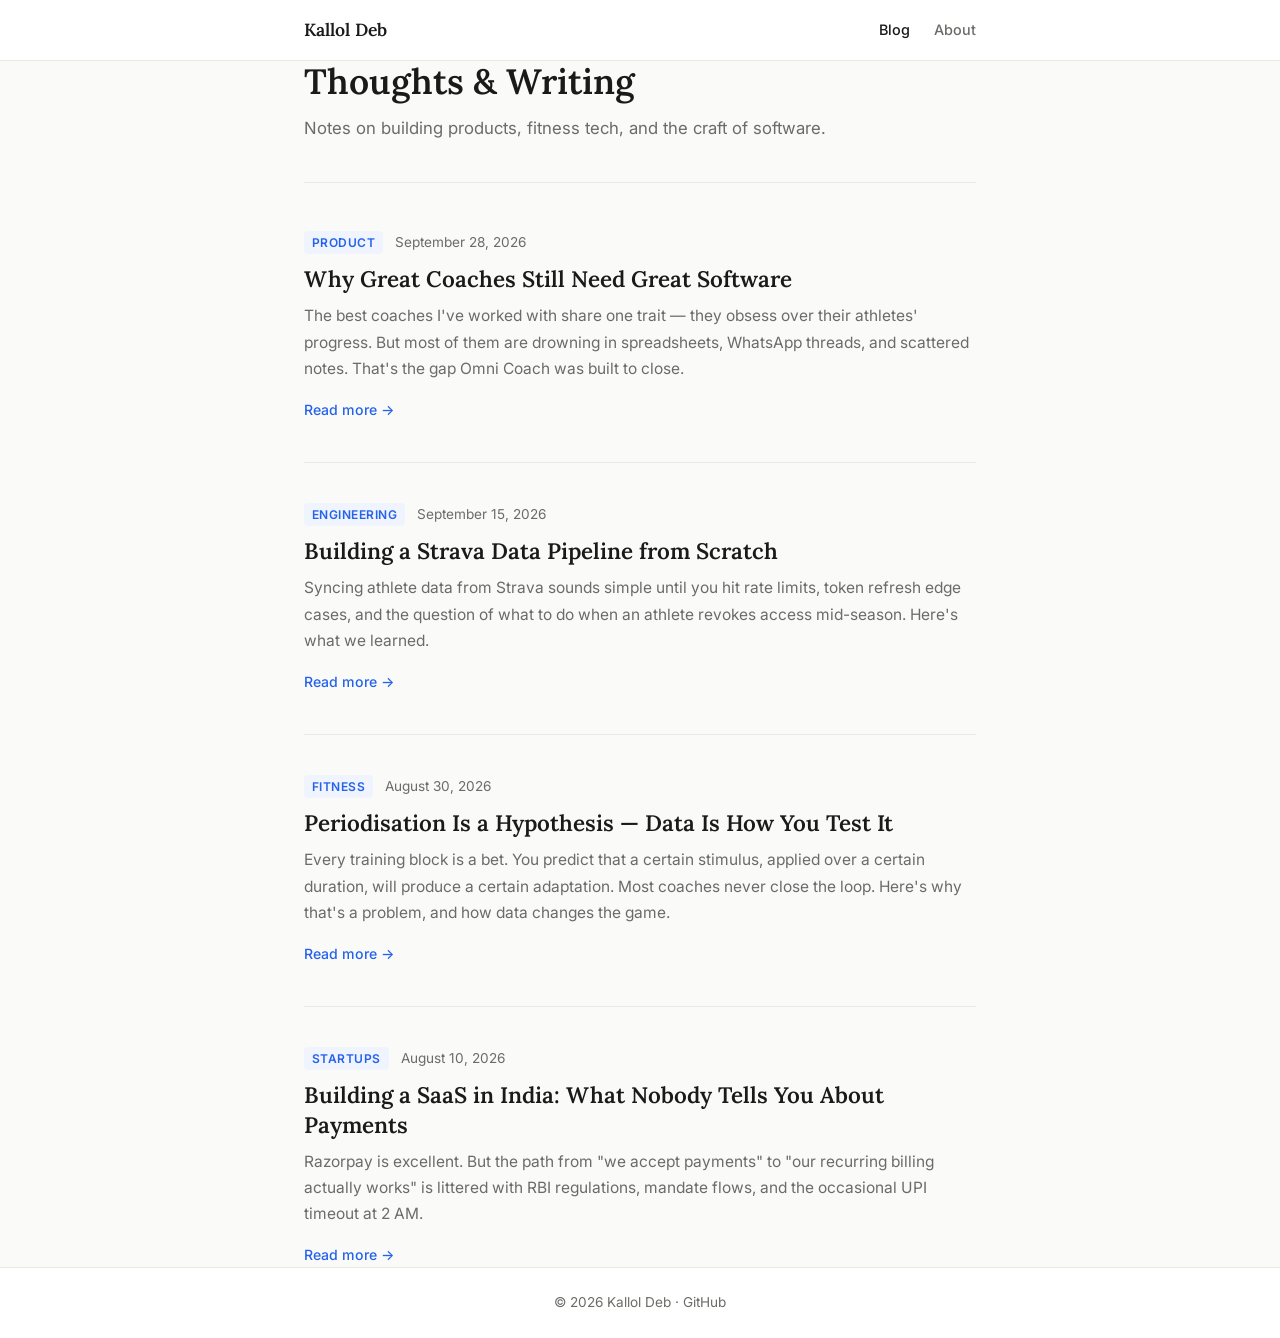
<file: index.html>
<!DOCTYPE html>
<html lang="en">
<head>
  <meta charset="UTF-8" />
  <meta name="viewport" content="width=device-width, initial-scale=1.0" />
  <title>Kallol Deb — Blog</title>
  <link rel="preconnect" href="https://fonts.googleapis.com" />
  <link rel="preconnect" href="https://fonts.gstatic.com" crossorigin />
  <link href="https://fonts.googleapis.com/css2?family=Inter:wght@400;500;600&family=Lora:ital,wght@0,400;0,600;1,400&display=swap" rel="stylesheet" />
  <link rel="stylesheet" href="style.css" />
</head>
<body>
  <header>
    <div class="container">
      <a href="index.html" class="site-title">Kallol Deb</a>
      <nav>
        <a href="index.html" class="active">Blog</a>
        <a href="about.html">About</a>
      </nav>
    </div>
  </header>

  <main class="container">
    <section class="hero">
      <h1>Thoughts &amp; Writing</h1>
      <p>Notes on building products, fitness tech, and the craft of software.</p>
    </section>

    <div class="post-list">

      <article class="post-card">
        <div class="post-meta">
          <span class="post-tag">Product</span>
          <time>September 28, 2026</time>
        </div>
        <h2><a href="posts/why-coaches-need-software.html">Why Great Coaches Still Need Great Software</a></h2>
        <p>The best coaches I've worked with share one trait — they obsess over their athletes' progress. But most of them are drowning in spreadsheets, WhatsApp threads, and scattered notes. That's the gap Omni Coach was built to close.</p>
        <a href="posts/why-coaches-need-software.html" class="read-more">Read more →</a>
      </article>

      <article class="post-card">
        <div class="post-meta">
          <span class="post-tag">Engineering</span>
          <time>September 15, 2026</time>
        </div>
        <h2><a href="posts/strava-pipeline.html">Building a Strava Data Pipeline from Scratch</a></h2>
        <p>Syncing athlete data from Strava sounds simple until you hit rate limits, token refresh edge cases, and the question of what to do when an athlete revokes access mid-season. Here's what we learned.</p>
        <a href="posts/strava-pipeline.html" class="read-more">Read more →</a>
      </article>

      <article class="post-card">
        <div class="post-meta">
          <span class="post-tag">Fitness</span>
          <time>August 30, 2026</time>
        </div>
        <h2><a href="posts/periodisation-and-data.html">Periodisation Is a Hypothesis — Data Is How You Test It</a></h2>
        <p>Every training block is a bet. You predict that a certain stimulus, applied over a certain duration, will produce a certain adaptation. Most coaches never close the loop. Here's why that's a problem, and how data changes the game.</p>
        <a href="posts/periodisation-and-data.html" class="read-more">Read more →</a>
      </article>

      <article class="post-card">
        <div class="post-meta">
          <span class="post-tag">Startups</span>
          <time>August 10, 2026</time>
        </div>
        <h2><a href="posts/building-in-india.html">Building a SaaS in India: What Nobody Tells You About Payments</a></h2>
        <p>Razorpay is excellent. But the path from "we accept payments" to "our recurring billing actually works" is littered with RBI regulations, mandate flows, and the occasional UPI timeout at 2 AM.</p>
        <a href="posts/building-in-india.html" class="read-more">Read more →</a>
      </article>

    </div>
  </main>

  <footer>
    <div class="container">
      <p>© 2026 Kallol Deb · <a href="https://github.com/kallol-deb">GitHub</a></p>
    </div>
  </footer>
</body>
</html>
</file>
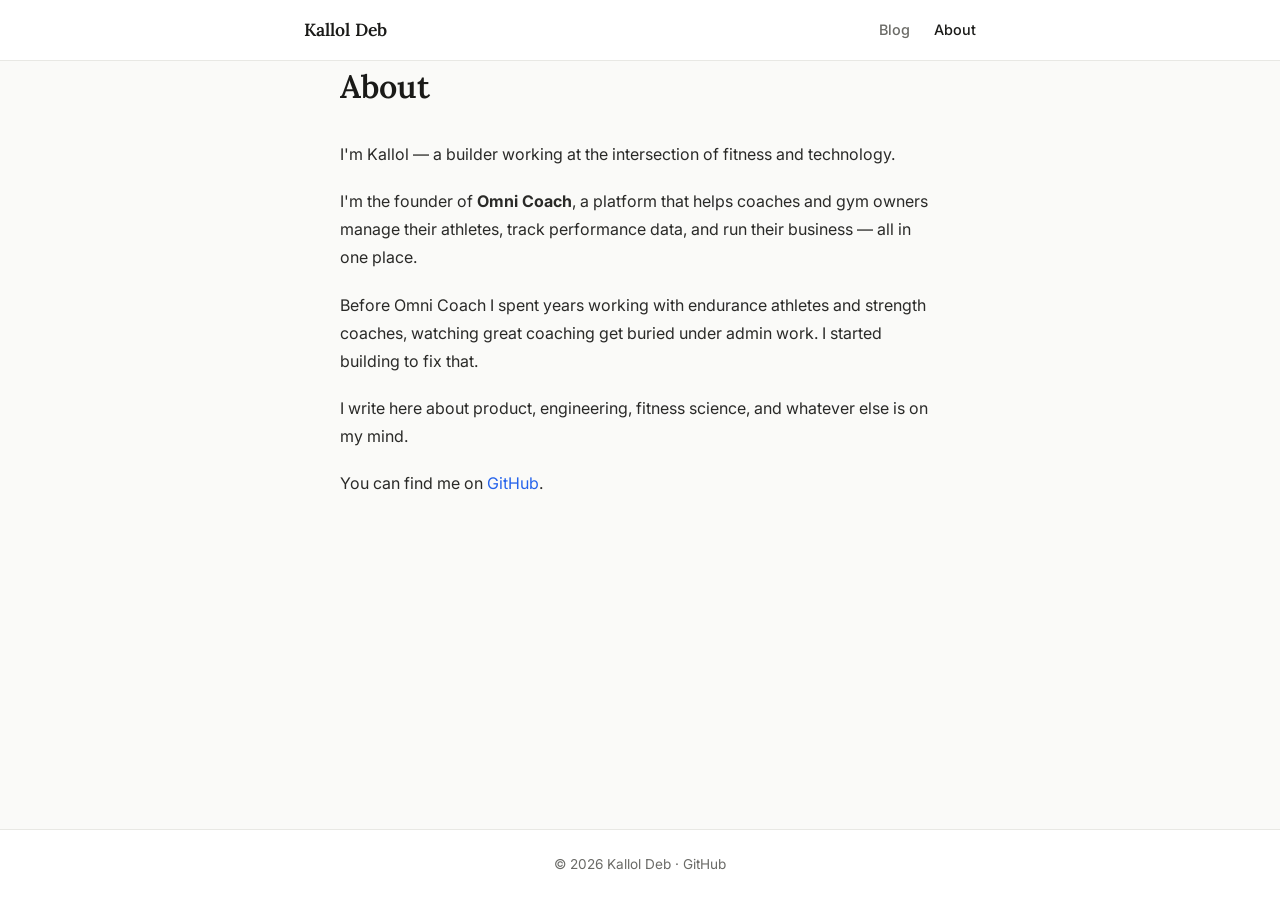
<file: about.html>
<!DOCTYPE html>
<html lang="en">
<head>
  <meta charset="UTF-8" />
  <meta name="viewport" content="width=device-width, initial-scale=1.0" />
  <title>About — Kallol Deb</title>
  <link rel="preconnect" href="https://fonts.googleapis.com" />
  <link rel="preconnect" href="https://fonts.gstatic.com" crossorigin />
  <link href="https://fonts.googleapis.com/css2?family=Inter:wght@400;500;600&family=Lora:ital,wght@0,400;0,600;1,400&display=swap" rel="stylesheet" />
  <link rel="stylesheet" href="style.css" />
</head>
<body>
  <header>
    <div class="container">
      <a href="index.html" class="site-title">Kallol Deb</a>
      <nav>
        <a href="index.html">Blog</a>
        <a href="about.html" class="active">About</a>
      </nav>
    </div>
  </header>

  <main class="container">
    <section class="about-page">
      <h1>About</h1>
      <p>I'm Kallol — a builder working at the intersection of fitness and technology.</p>
      <p>I'm the founder of <strong>Omni Coach</strong>, a platform that helps coaches and gym owners manage their athletes, track performance data, and run their business — all in one place.</p>
      <p>Before Omni Coach I spent years working with endurance athletes and strength coaches, watching great coaching get buried under admin work. I started building to fix that.</p>
      <p>I write here about product, engineering, fitness science, and whatever else is on my mind.</p>
      <p>You can find me on <a href="https://github.com/kallol-deb">GitHub</a>.</p>
    </section>
  </main>

  <footer>
    <div class="container">
      <p>© 2026 Kallol Deb · <a href="https://github.com/kallol-deb">GitHub</a></p>
    </div>
  </footer>
</body>
</html>
</file>
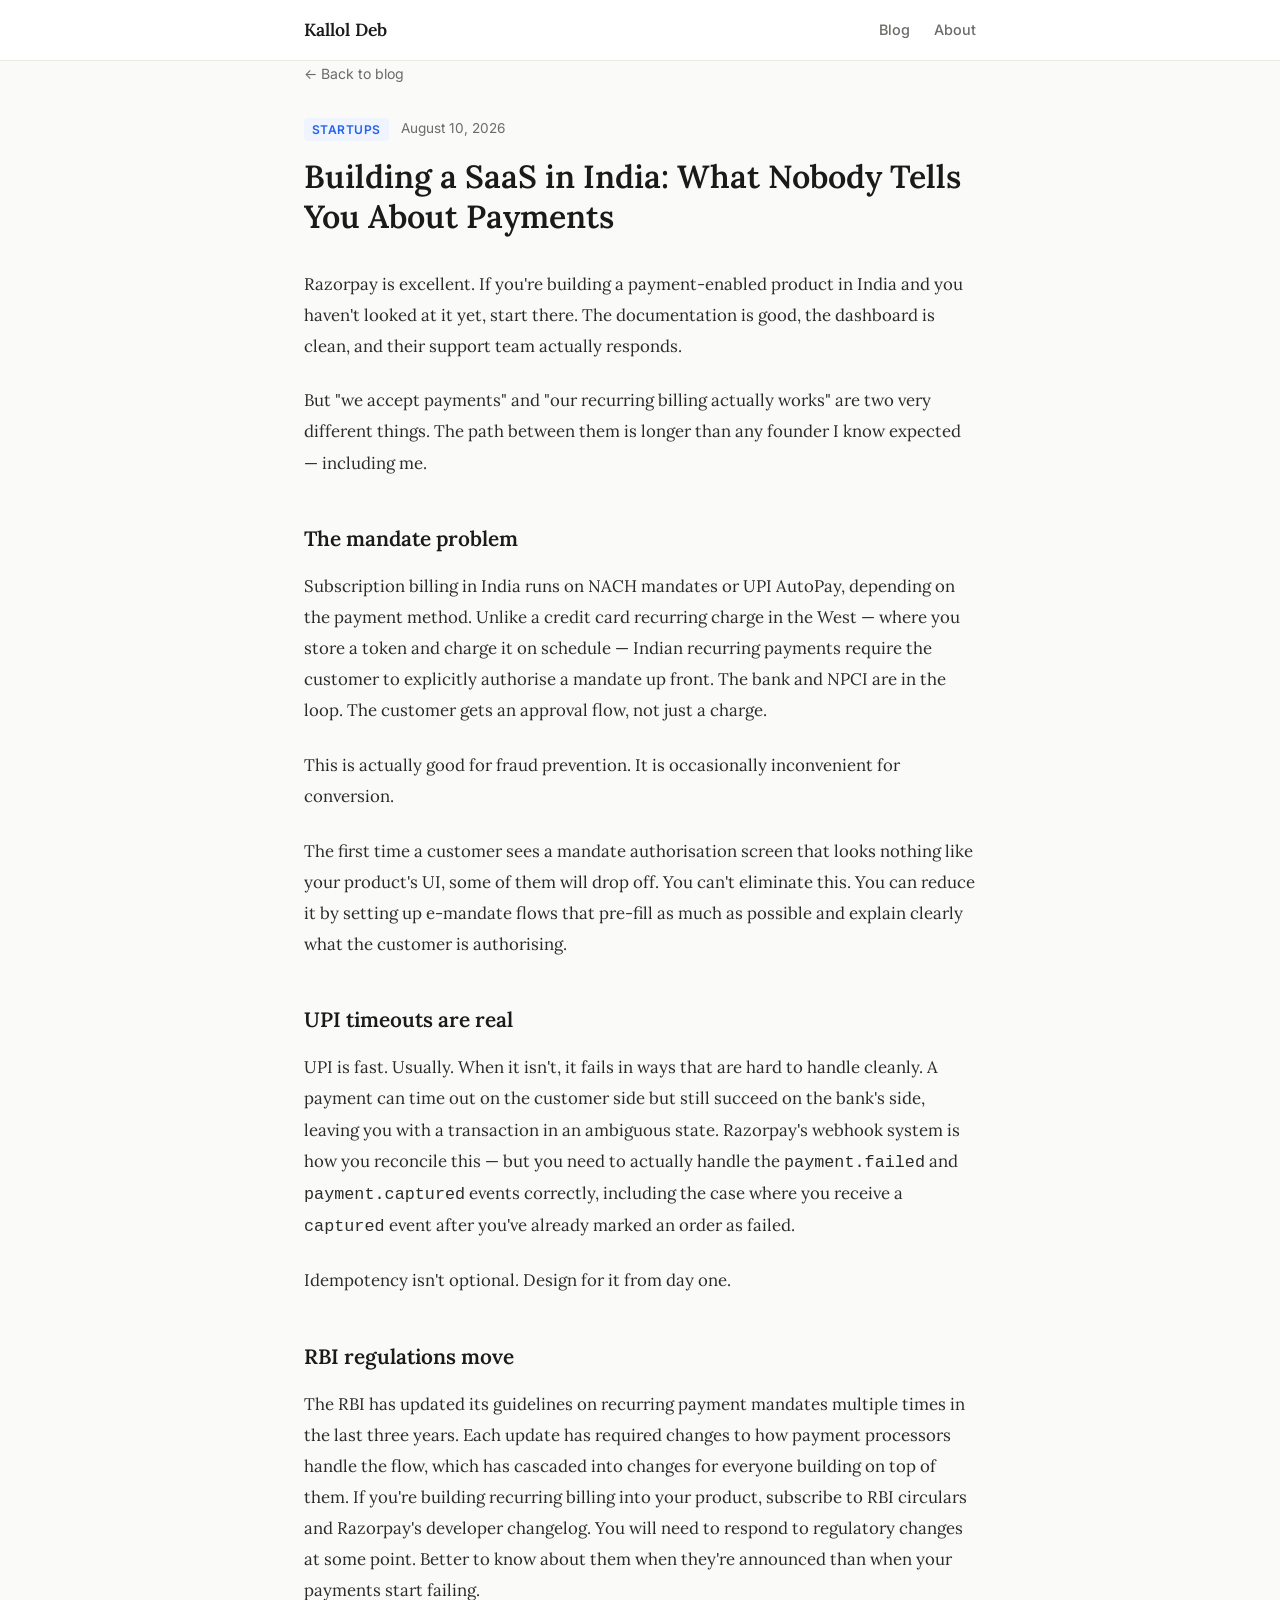
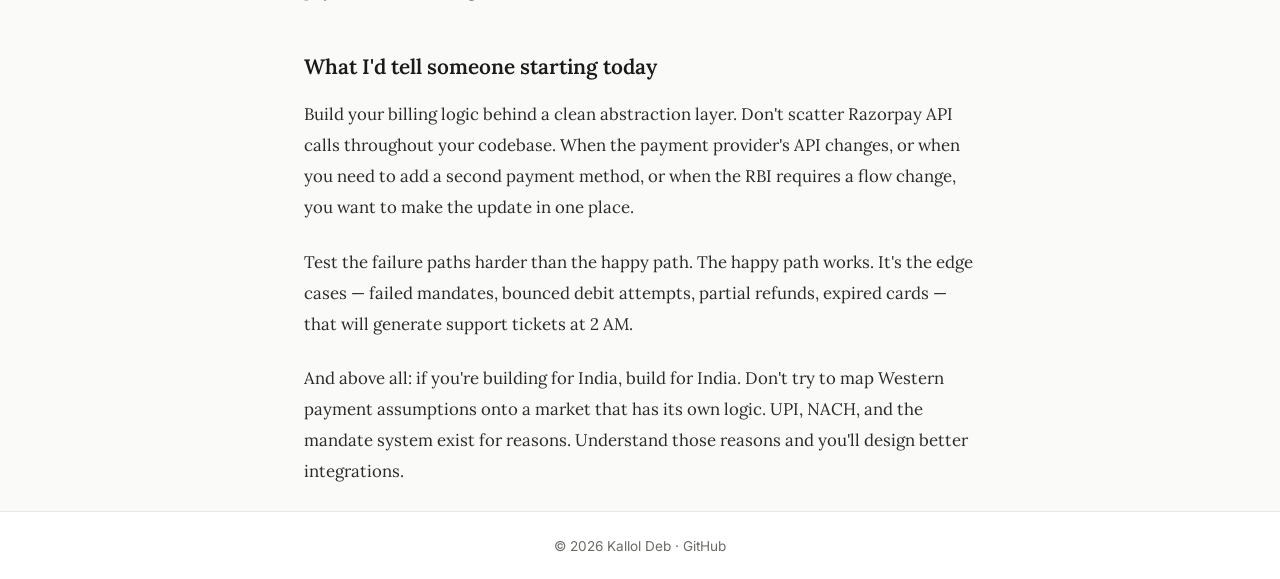
<file: posts/building-in-india.html>
<!DOCTYPE html>
<html lang="en">
<head>
  <meta charset="UTF-8" />
  <meta name="viewport" content="width=device-width, initial-scale=1.0" />
  <title>Building a SaaS in India: What Nobody Tells You About Payments — Kallol Deb</title>
  <link rel="preconnect" href="https://fonts.googleapis.com" />
  <link rel="preconnect" href="https://fonts.gstatic.com" crossorigin />
  <link href="https://fonts.googleapis.com/css2?family=Inter:wght@400;500;600&family=Lora:ital,wght@0,400;0,600;1,400&display=swap" rel="stylesheet" />
  <link rel="stylesheet" href="../style.css" />
</head>
<body>
  <header>
    <div class="container">
      <a href="../index.html" class="site-title">Kallol Deb</a>
      <nav>
        <a href="../index.html">Blog</a>
        <a href="../about.html">About</a>
      </nav>
    </div>
  </header>

  <main class="container">
    <article class="post-page">
      <a href="../index.html" class="back-link">← Back to blog</a>
      <div class="post-meta">
        <span class="post-tag">Startups</span>
        <time>August 10, 2026</time>
      </div>
      <h1>Building a SaaS in India: What Nobody Tells You About Payments</h1>
      <div class="post-body">
        <p>Razorpay is excellent. If you're building a payment-enabled product in India and you haven't looked at it yet, start there. The documentation is good, the dashboard is clean, and their support team actually responds.</p>

        <p>But "we accept payments" and "our recurring billing actually works" are two very different things. The path between them is longer than any founder I know expected — including me.</p>

        <h2>The mandate problem</h2>

        <p>Subscription billing in India runs on NACH mandates or UPI AutoPay, depending on the payment method. Unlike a credit card recurring charge in the West — where you store a token and charge it on schedule — Indian recurring payments require the customer to explicitly authorise a mandate up front. The bank and NPCI are in the loop. The customer gets an approval flow, not just a charge.</p>

        <p>This is actually good for fraud prevention. It is occasionally inconvenient for conversion.</p>

        <p>The first time a customer sees a mandate authorisation screen that looks nothing like your product's UI, some of them will drop off. You can't eliminate this. You can reduce it by setting up e-mandate flows that pre-fill as much as possible and explain clearly what the customer is authorising.</p>

        <h2>UPI timeouts are real</h2>

        <p>UPI is fast. Usually. When it isn't, it fails in ways that are hard to handle cleanly. A payment can time out on the customer side but still succeed on the bank's side, leaving you with a transaction in an ambiguous state. Razorpay's webhook system is how you reconcile this — but you need to actually handle the <code>payment.failed</code> and <code>payment.captured</code> events correctly, including the case where you receive a <code>captured</code> event after you've already marked an order as failed.</p>

        <p>Idempotency isn't optional. Design for it from day one.</p>

        <h2>RBI regulations move</h2>

        <p>The RBI has updated its guidelines on recurring payment mandates multiple times in the last three years. Each update has required changes to how payment processors handle the flow, which has cascaded into changes for everyone building on top of them. If you're building recurring billing into your product, subscribe to RBI circulars and Razorpay's developer changelog. You will need to respond to regulatory changes at some point. Better to know about them when they're announced than when your payments start failing.</p>

        <h2>What I'd tell someone starting today</h2>

        <p>Build your billing logic behind a clean abstraction layer. Don't scatter Razorpay API calls throughout your codebase. When the payment provider's API changes, or when you need to add a second payment method, or when the RBI requires a flow change, you want to make the update in one place.</p>

        <p>Test the failure paths harder than the happy path. The happy path works. It's the edge cases — failed mandates, bounced debit attempts, partial refunds, expired cards — that will generate support tickets at 2 AM.</p>

        <p>And above all: if you're building for India, build for India. Don't try to map Western payment assumptions onto a market that has its own logic. UPI, NACH, and the mandate system exist for reasons. Understand those reasons and you'll design better integrations.</p>
      </div>
    </article>
  </main>

  <footer>
    <div class="container">
      <p>© 2026 Kallol Deb · <a href="https://github.com/kallol-deb">GitHub</a></p>
    </div>
  </footer>
</body>
</html>
</file>
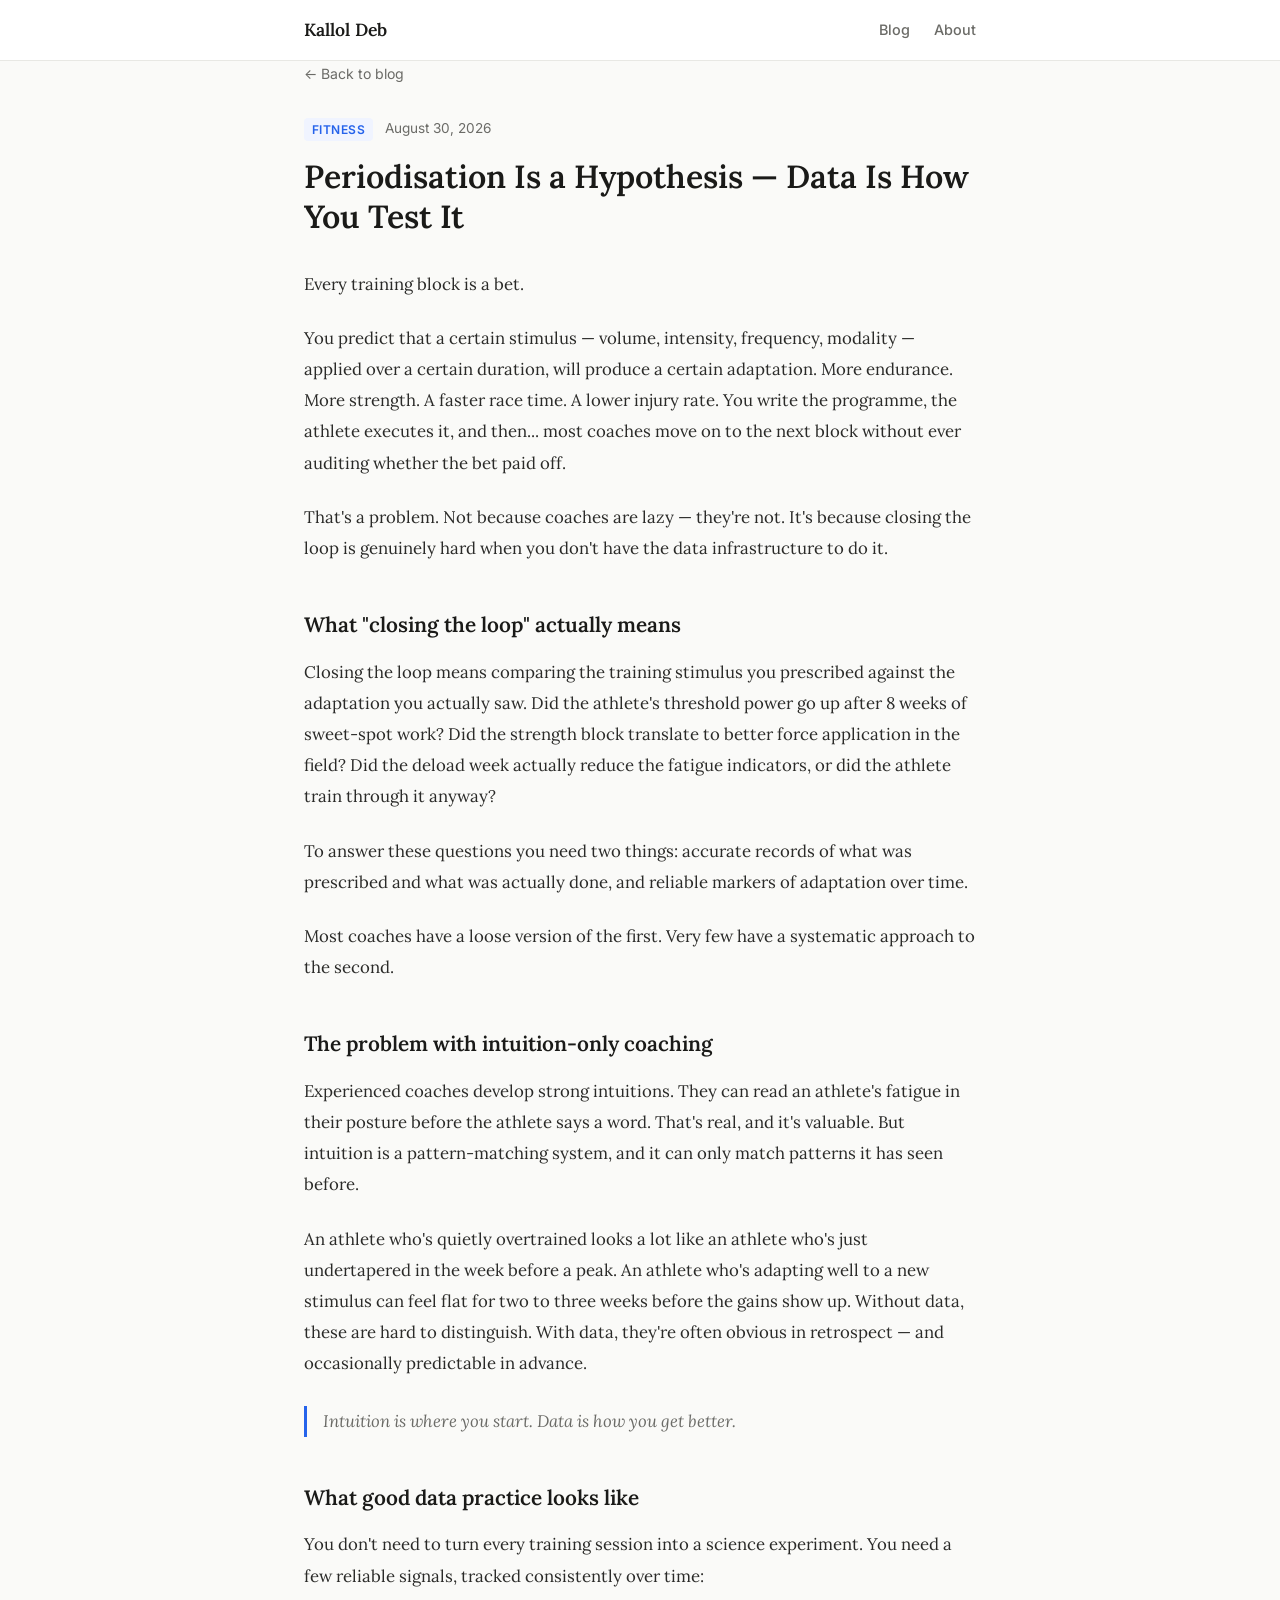
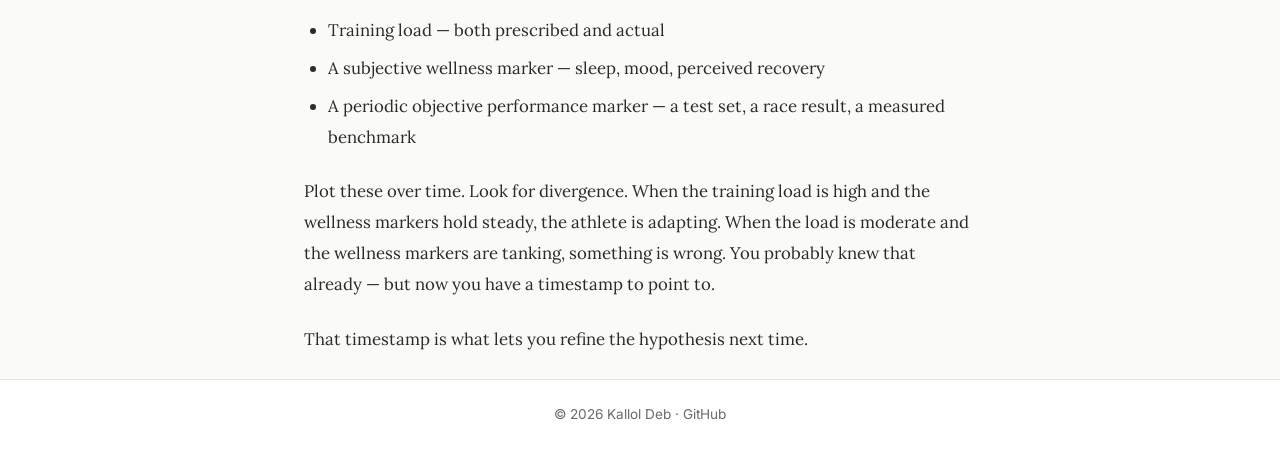
<file: posts/periodisation-and-data.html>
<!DOCTYPE html>
<html lang="en">
<head>
  <meta charset="UTF-8" />
  <meta name="viewport" content="width=device-width, initial-scale=1.0" />
  <title>Periodisation Is a Hypothesis — Kallol Deb</title>
  <link rel="preconnect" href="https://fonts.googleapis.com" />
  <link rel="preconnect" href="https://fonts.gstatic.com" crossorigin />
  <link href="https://fonts.googleapis.com/css2?family=Inter:wght@400;500;600&family=Lora:ital,wght@0,400;0,600;1,400&display=swap" rel="stylesheet" />
  <link rel="stylesheet" href="../style.css" />
</head>
<body>
  <header>
    <div class="container">
      <a href="../index.html" class="site-title">Kallol Deb</a>
      <nav>
        <a href="../index.html">Blog</a>
        <a href="../about.html">About</a>
      </nav>
    </div>
  </header>

  <main class="container">
    <article class="post-page">
      <a href="../index.html" class="back-link">← Back to blog</a>
      <div class="post-meta">
        <span class="post-tag">Fitness</span>
        <time>August 30, 2026</time>
      </div>
      <h1>Periodisation Is a Hypothesis — Data Is How You Test It</h1>
      <div class="post-body">
        <p>Every training block is a bet.</p>

        <p>You predict that a certain stimulus — volume, intensity, frequency, modality — applied over a certain duration, will produce a certain adaptation. More endurance. More strength. A faster race time. A lower injury rate. You write the programme, the athlete executes it, and then... most coaches move on to the next block without ever auditing whether the bet paid off.</p>

        <p>That's a problem. Not because coaches are lazy — they're not. It's because closing the loop is genuinely hard when you don't have the data infrastructure to do it.</p>

        <h2>What "closing the loop" actually means</h2>

        <p>Closing the loop means comparing the training stimulus you prescribed against the adaptation you actually saw. Did the athlete's threshold power go up after 8 weeks of sweet-spot work? Did the strength block translate to better force application in the field? Did the deload week actually reduce the fatigue indicators, or did the athlete train through it anyway?</p>

        <p>To answer these questions you need two things: accurate records of what was prescribed and what was actually done, and reliable markers of adaptation over time.</p>

        <p>Most coaches have a loose version of the first. Very few have a systematic approach to the second.</p>

        <h2>The problem with intuition-only coaching</h2>

        <p>Experienced coaches develop strong intuitions. They can read an athlete's fatigue in their posture before the athlete says a word. That's real, and it's valuable. But intuition is a pattern-matching system, and it can only match patterns it has seen before.</p>

        <p>An athlete who's quietly overtrained looks a lot like an athlete who's just undertapered in the week before a peak. An athlete who's adapting well to a new stimulus can feel flat for two to three weeks before the gains show up. Without data, these are hard to distinguish. With data, they're often obvious in retrospect — and occasionally predictable in advance.</p>

        <blockquote>Intuition is where you start. Data is how you get better.</blockquote>

        <h2>What good data practice looks like</h2>

        <p>You don't need to turn every training session into a science experiment. You need a few reliable signals, tracked consistently over time:</p>

        <ul>
          <li>Training load — both prescribed and actual</li>
          <li>A subjective wellness marker — sleep, mood, perceived recovery</li>
          <li>A periodic objective performance marker — a test set, a race result, a measured benchmark</li>
        </ul>

        <p>Plot these over time. Look for divergence. When the training load is high and the wellness markers hold steady, the athlete is adapting. When the load is moderate and the wellness markers are tanking, something is wrong. You probably knew that already — but now you have a timestamp to point to.</p>

        <p>That timestamp is what lets you refine the hypothesis next time.</p>
      </div>
    </article>
  </main>

  <footer>
    <div class="container">
      <p>© 2026 Kallol Deb · <a href="https://github.com/kallol-deb">GitHub</a></p>
    </div>
  </footer>
</body>
</html>
</file>
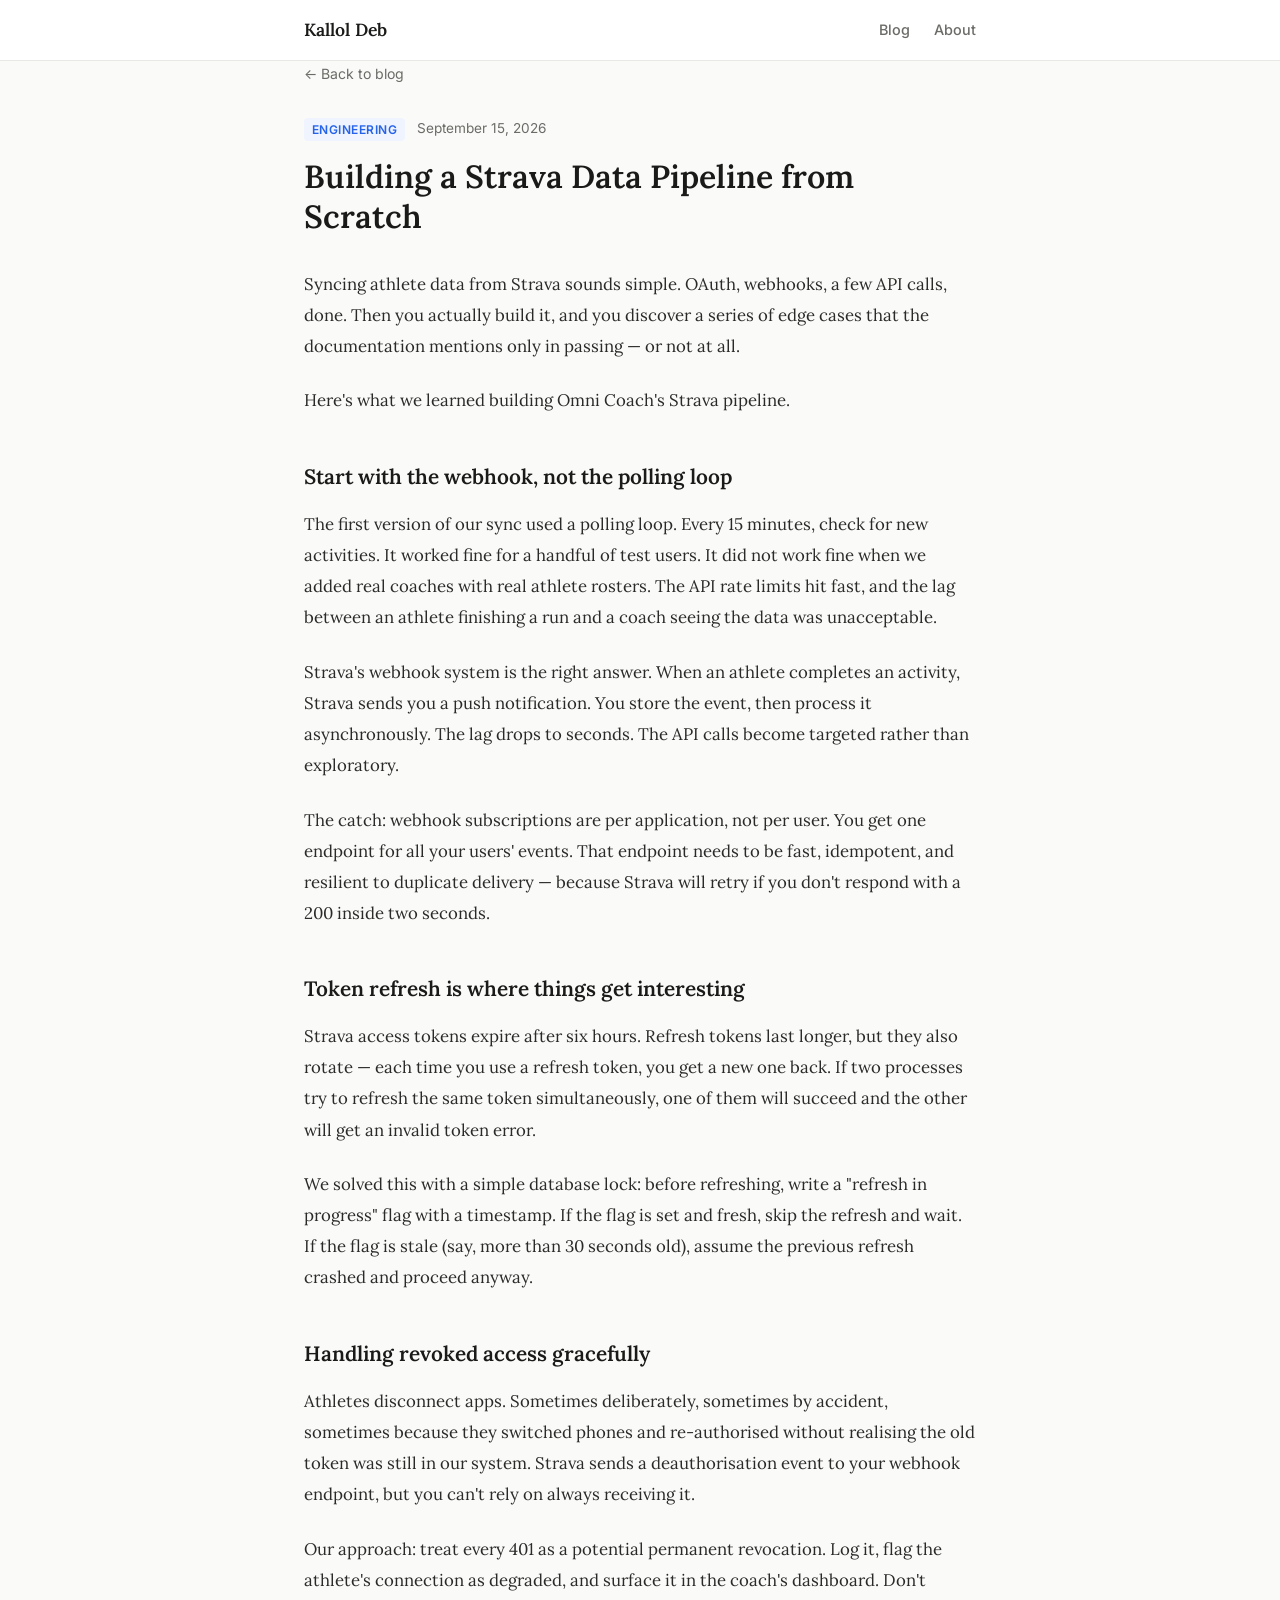
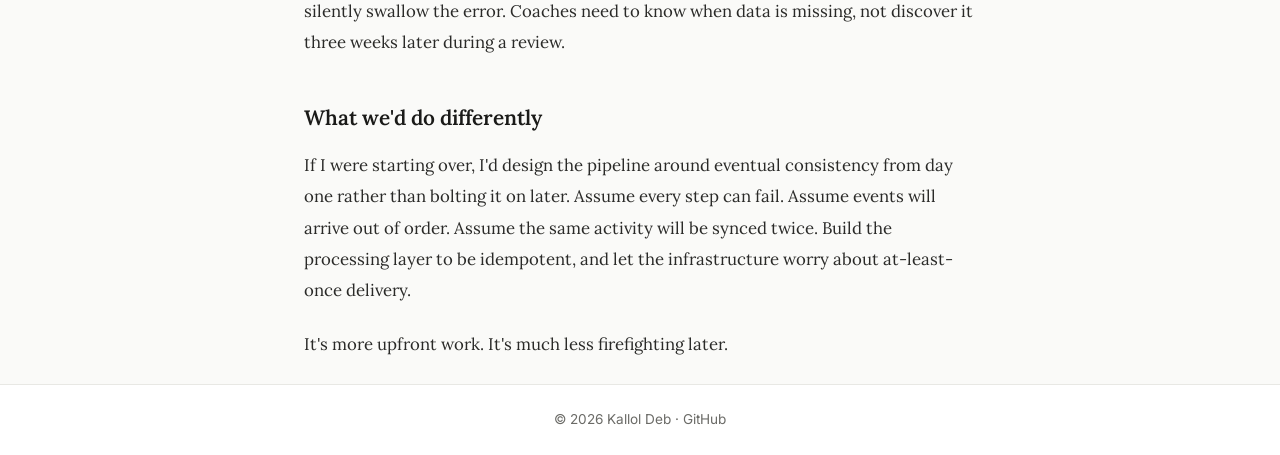
<file: posts/strava-pipeline.html>
<!DOCTYPE html>
<html lang="en">
<head>
  <meta charset="UTF-8" />
  <meta name="viewport" content="width=device-width, initial-scale=1.0" />
  <title>Building a Strava Data Pipeline from Scratch — Kallol Deb</title>
  <link rel="preconnect" href="https://fonts.googleapis.com" />
  <link rel="preconnect" href="https://fonts.gstatic.com" crossorigin />
  <link href="https://fonts.googleapis.com/css2?family=Inter:wght@400;500;600&family=Lora:ital,wght@0,400;0,600;1,400&display=swap" rel="stylesheet" />
  <link rel="stylesheet" href="../style.css" />
</head>
<body>
  <header>
    <div class="container">
      <a href="../index.html" class="site-title">Kallol Deb</a>
      <nav>
        <a href="../index.html">Blog</a>
        <a href="../about.html">About</a>
      </nav>
    </div>
  </header>

  <main class="container">
    <article class="post-page">
      <a href="../index.html" class="back-link">← Back to blog</a>
      <div class="post-meta">
        <span class="post-tag">Engineering</span>
        <time>September 15, 2026</time>
      </div>
      <h1>Building a Strava Data Pipeline from Scratch</h1>
      <div class="post-body">
        <p>Syncing athlete data from Strava sounds simple. OAuth, webhooks, a few API calls, done. Then you actually build it, and you discover a series of edge cases that the documentation mentions only in passing — or not at all.</p>

        <p>Here's what we learned building Omni Coach's Strava pipeline.</p>

        <h2>Start with the webhook, not the polling loop</h2>

        <p>The first version of our sync used a polling loop. Every 15 minutes, check for new activities. It worked fine for a handful of test users. It did not work fine when we added real coaches with real athlete rosters. The API rate limits hit fast, and the lag between an athlete finishing a run and a coach seeing the data was unacceptable.</p>

        <p>Strava's webhook system is the right answer. When an athlete completes an activity, Strava sends you a push notification. You store the event, then process it asynchronously. The lag drops to seconds. The API calls become targeted rather than exploratory.</p>

        <p>The catch: webhook subscriptions are per application, not per user. You get one endpoint for all your users' events. That endpoint needs to be fast, idempotent, and resilient to duplicate delivery — because Strava will retry if you don't respond with a 200 inside two seconds.</p>

        <h2>Token refresh is where things get interesting</h2>

        <p>Strava access tokens expire after six hours. Refresh tokens last longer, but they also rotate — each time you use a refresh token, you get a new one back. If two processes try to refresh the same token simultaneously, one of them will succeed and the other will get an invalid token error.</p>

        <p>We solved this with a simple database lock: before refreshing, write a "refresh in progress" flag with a timestamp. If the flag is set and fresh, skip the refresh and wait. If the flag is stale (say, more than 30 seconds old), assume the previous refresh crashed and proceed anyway.</p>

        <h2>Handling revoked access gracefully</h2>

        <p>Athletes disconnect apps. Sometimes deliberately, sometimes by accident, sometimes because they switched phones and re-authorised without realising the old token was still in our system. Strava sends a deauthorisation event to your webhook endpoint, but you can't rely on always receiving it.</p>

        <p>Our approach: treat every 401 as a potential permanent revocation. Log it, flag the athlete's connection as degraded, and surface it in the coach's dashboard. Don't silently swallow the error. Coaches need to know when data is missing, not discover it three weeks later during a review.</p>

        <h2>What we'd do differently</h2>

        <p>If I were starting over, I'd design the pipeline around eventual consistency from day one rather than bolting it on later. Assume every step can fail. Assume events will arrive out of order. Assume the same activity will be synced twice. Build the processing layer to be idempotent, and let the infrastructure worry about at-least-once delivery.</p>

        <p>It's more upfront work. It's much less firefighting later.</p>
      </div>
    </article>
  </main>

  <footer>
    <div class="container">
      <p>© 2026 Kallol Deb · <a href="https://github.com/kallol-deb">GitHub</a></p>
    </div>
  </footer>
</body>
</html>
</file>
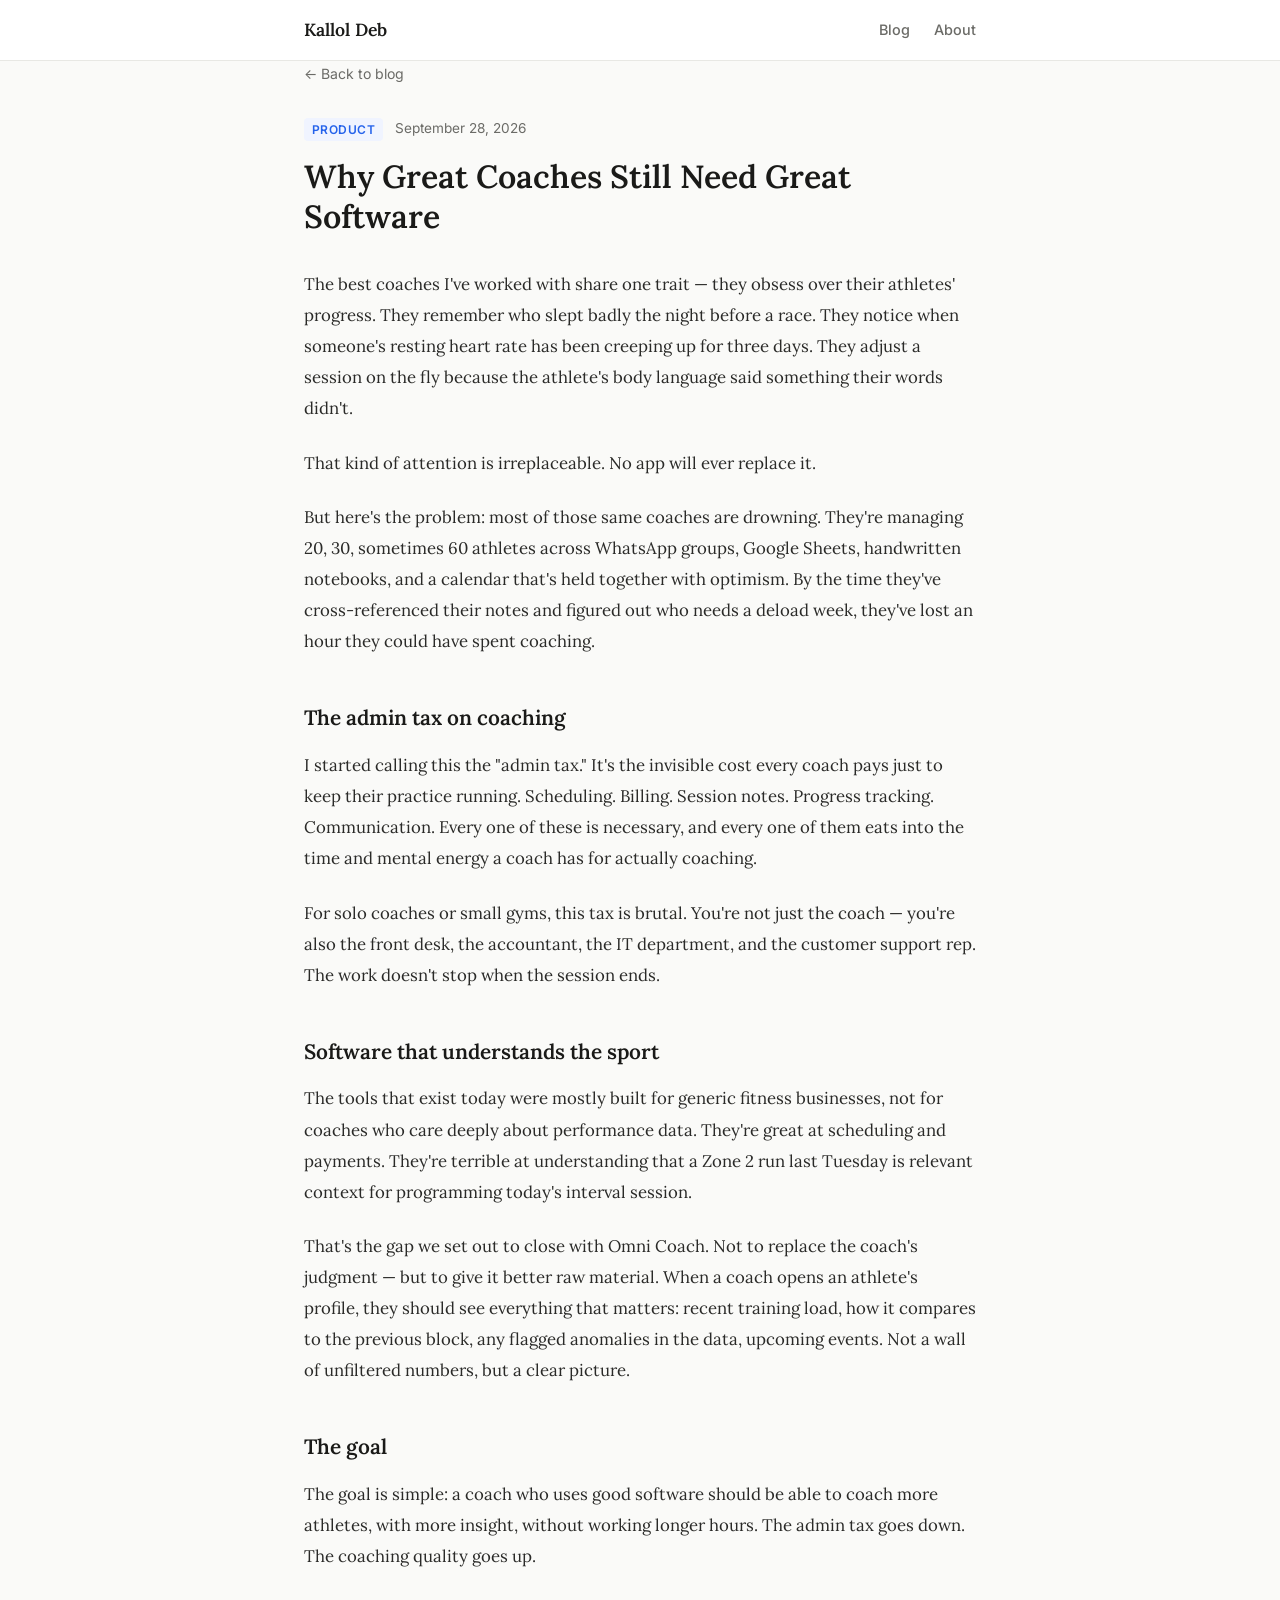
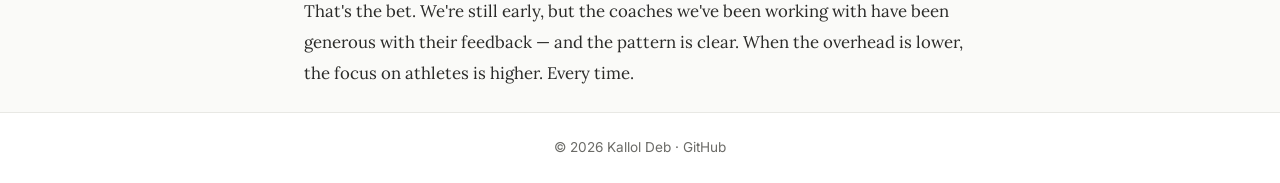
<file: posts/why-coaches-need-software.html>
<!DOCTYPE html>
<html lang="en">
<head>
  <meta charset="UTF-8" />
  <meta name="viewport" content="width=device-width, initial-scale=1.0" />
  <title>Why Great Coaches Still Need Great Software — Kallol Deb</title>
  <link rel="preconnect" href="https://fonts.googleapis.com" />
  <link rel="preconnect" href="https://fonts.gstatic.com" crossorigin />
  <link href="https://fonts.googleapis.com/css2?family=Inter:wght@400;500;600&family=Lora:ital,wght@0,400;0,600;1,400&display=swap" rel="stylesheet" />
  <link rel="stylesheet" href="../style.css" />
</head>
<body>
  <header>
    <div class="container">
      <a href="../index.html" class="site-title">Kallol Deb</a>
      <nav>
        <a href="../index.html">Blog</a>
        <a href="../about.html">About</a>
      </nav>
    </div>
  </header>

  <main class="container">
    <article class="post-page">
      <a href="../index.html" class="back-link">← Back to blog</a>
      <div class="post-meta">
        <span class="post-tag">Product</span>
        <time>September 28, 2026</time>
      </div>
      <h1>Why Great Coaches Still Need Great Software</h1>
      <div class="post-body">
        <p>The best coaches I've worked with share one trait — they obsess over their athletes' progress. They remember who slept badly the night before a race. They notice when someone's resting heart rate has been creeping up for three days. They adjust a session on the fly because the athlete's body language said something their words didn't.</p>

        <p>That kind of attention is irreplaceable. No app will ever replace it.</p>

        <p>But here's the problem: most of those same coaches are drowning. They're managing 20, 30, sometimes 60 athletes across WhatsApp groups, Google Sheets, handwritten notebooks, and a calendar that's held together with optimism. By the time they've cross-referenced their notes and figured out who needs a deload week, they've lost an hour they could have spent coaching.</p>

        <h2>The admin tax on coaching</h2>

        <p>I started calling this the "admin tax." It's the invisible cost every coach pays just to keep their practice running. Scheduling. Billing. Session notes. Progress tracking. Communication. Every one of these is necessary, and every one of them eats into the time and mental energy a coach has for actually coaching.</p>

        <p>For solo coaches or small gyms, this tax is brutal. You're not just the coach — you're also the front desk, the accountant, the IT department, and the customer support rep. The work doesn't stop when the session ends.</p>

        <h2>Software that understands the sport</h2>

        <p>The tools that exist today were mostly built for generic fitness businesses, not for coaches who care deeply about performance data. They're great at scheduling and payments. They're terrible at understanding that a Zone 2 run last Tuesday is relevant context for programming today's interval session.</p>

        <p>That's the gap we set out to close with Omni Coach. Not to replace the coach's judgment — but to give it better raw material. When a coach opens an athlete's profile, they should see everything that matters: recent training load, how it compares to the previous block, any flagged anomalies in the data, upcoming events. Not a wall of unfiltered numbers, but a clear picture.</p>

        <h2>The goal</h2>

        <p>The goal is simple: a coach who uses good software should be able to coach more athletes, with more insight, without working longer hours. The admin tax goes down. The coaching quality goes up.</p>

        <p>That's the bet. We're still early, but the coaches we've been working with have been generous with their feedback — and the pattern is clear. When the overhead is lower, the focus on athletes is higher. Every time.</p>
      </div>
    </article>
  </main>

  <footer>
    <div class="container">
      <p>© 2026 Kallol Deb · <a href="https://github.com/kallol-deb">GitHub</a></p>
    </div>
  </footer>
</body>
</html>
</file>
<file: style.css>
/* Reset */
*, *::before, *::after { box-sizing: border-box; margin: 0; padding: 0; }

/* Variables */
:root {
  --bg: #fafaf8;
  --surface: #ffffff;
  --border: #e8e8e4;
  --text: #1a1a18;
  --muted: #6b6b67;
  --accent: #2563eb;
  --accent-hover: #1d4ed8;
  --tag-bg: #f0f4ff;
  --tag-color: #2563eb;
  --radius: 8px;
  --font-sans: 'Inter', system-ui, sans-serif;
  --font-serif: 'Lora', Georgia, serif;
}

/* Base */
html { font-size: 16px; scroll-behavior: smooth; }

body {
  background: var(--bg);
  color: var(--text);
  font-family: var(--font-sans);
  line-height: 1.6;
  min-height: 100vh;
  display: flex;
  flex-direction: column;
}

a { color: var(--accent); text-decoration: none; }
a:hover { color: var(--accent-hover); }

/* Layout */
.container {
  max-width: 720px;
  margin: 0 auto;
  padding: 0 24px;
}

/* Header */
header {
  border-bottom: 1px solid var(--border);
  background: var(--surface);
  position: sticky;
  top: 0;
  z-index: 10;
}

header .container {
  display: flex;
  align-items: center;
  justify-content: space-between;
  height: 60px;
}

.site-title {
  font-family: var(--font-serif);
  font-size: 1.1rem;
  font-weight: 600;
  color: var(--text);
}
.site-title:hover { color: var(--accent); }

nav { display: flex; gap: 24px; }
nav a {
  font-size: 0.9rem;
  font-weight: 500;
  color: var(--muted);
}
nav a:hover, nav a.active { color: var(--text); }

/* Main */
main {
  flex: 1;
  padding: 48px 24px 64px;
}

/* Hero */
.hero {
  margin-bottom: 48px;
  padding-bottom: 40px;
  border-bottom: 1px solid var(--border);
}

.hero h1 {
  font-family: var(--font-serif);
  font-size: 2.2rem;
  font-weight: 600;
  line-height: 1.2;
  margin-bottom: 12px;
}

.hero p {
  font-size: 1.05rem;
  color: var(--muted);
}

/* Post list */
.post-list {
  display: flex;
  flex-direction: column;
  gap: 40px;
}

.post-card {
  padding-bottom: 40px;
  border-bottom: 1px solid var(--border);
}
.post-card:last-child { border-bottom: none; padding-bottom: 0; }

.post-meta {
  display: flex;
  align-items: center;
  gap: 12px;
  margin-bottom: 10px;
}

.post-tag {
  font-size: 0.75rem;
  font-weight: 600;
  letter-spacing: 0.04em;
  text-transform: uppercase;
  background: var(--tag-bg);
  color: var(--tag-color);
  padding: 2px 8px;
  border-radius: 4px;
}

time {
  font-size: 0.85rem;
  color: var(--muted);
}

.post-card h2 {
  font-family: var(--font-serif);
  font-size: 1.4rem;
  font-weight: 600;
  line-height: 1.3;
  margin-bottom: 10px;
}

.post-card h2 a { color: var(--text); }
.post-card h2 a:hover { color: var(--accent); }

.post-card p {
  color: var(--muted);
  font-size: 0.97rem;
  line-height: 1.7;
  margin-bottom: 14px;
}

.read-more {
  font-size: 0.88rem;
  font-weight: 500;
  color: var(--accent);
}
.read-more:hover { color: var(--accent-hover); }

/* Post page */
.post-page { max-width: 680px; }

.post-page .post-meta { margin-bottom: 16px; }

.post-page h1 {
  font-family: var(--font-serif);
  font-size: 2rem;
  font-weight: 600;
  line-height: 1.25;
  margin-bottom: 32px;
}

.post-body {
  font-family: var(--font-serif);
  font-size: 1.05rem;
  line-height: 1.85;
  color: #2a2a28;
}

.post-body p { margin-bottom: 1.4em; }

.post-body h2 {
  font-size: 1.3rem;
  font-weight: 600;
  margin: 2em 0 0.6em;
  color: var(--text);
}

.post-body ul, .post-body ol {
  margin: 0 0 1.4em 1.4em;
}
.post-body li { margin-bottom: 0.4em; }

.post-body blockquote {
  border-left: 3px solid var(--accent);
  padding-left: 16px;
  margin: 1.6em 0;
  color: var(--muted);
  font-style: italic;
}

.back-link {
  display: inline-block;
  margin-bottom: 32px;
  font-size: 0.88rem;
  color: var(--muted);
}
.back-link:hover { color: var(--text); }

/* About page */
.about-page { max-width: 600px; }

.about-page h1 {
  font-family: var(--font-serif);
  font-size: 2rem;
  font-weight: 600;
  margin-bottom: 28px;
}

.about-page p {
  font-size: 1rem;
  line-height: 1.75;
  color: #2a2a28;
  margin-bottom: 1.2em;
}

/* Footer */
footer {
  border-top: 1px solid var(--border);
  padding: 24px 0;
  background: var(--surface);
}

footer p {
  font-size: 0.85rem;
  color: var(--muted);
  text-align: center;
}

footer a { color: var(--muted); }
footer a:hover { color: var(--text); }

/* Responsive */
@media (max-width: 600px) {
  .hero h1 { font-size: 1.7rem; }
  .post-card h2 { font-size: 1.2rem; }
  .post-page h1 { font-size: 1.6rem; }
}
</file>
